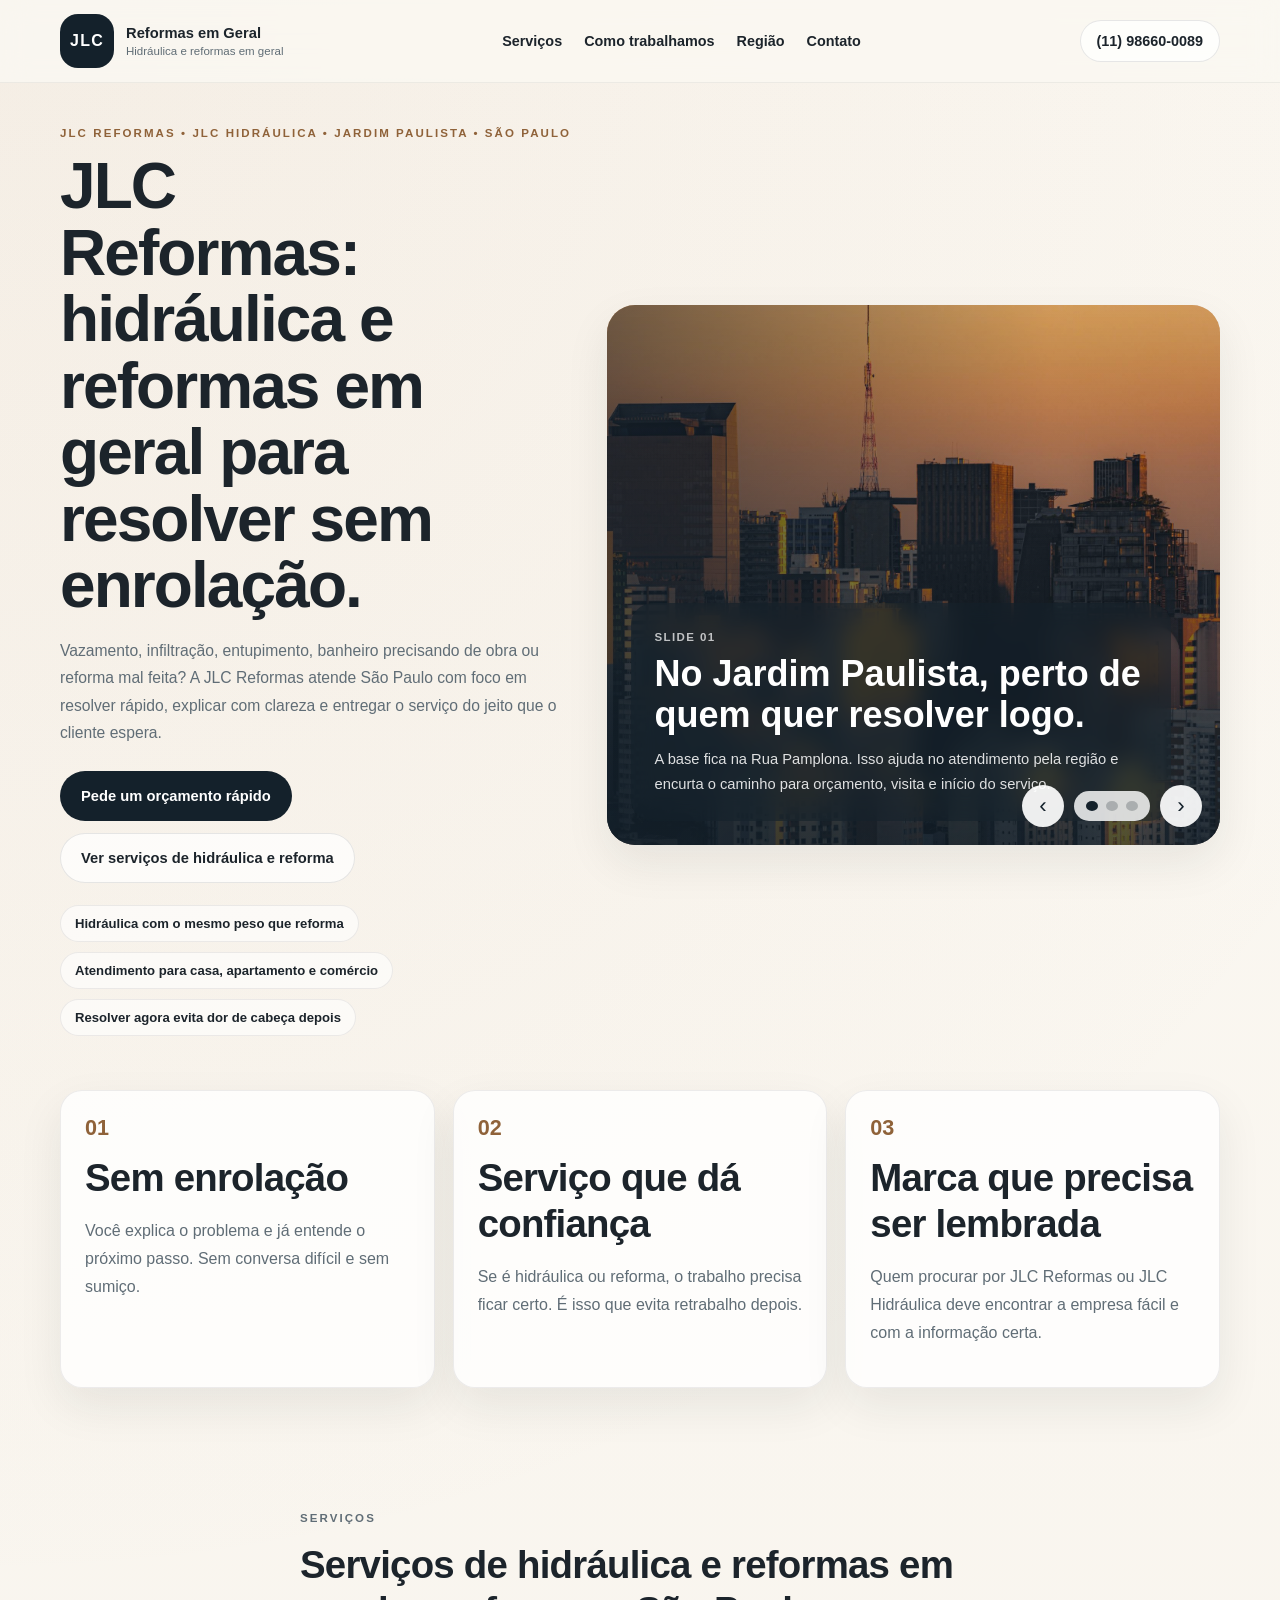
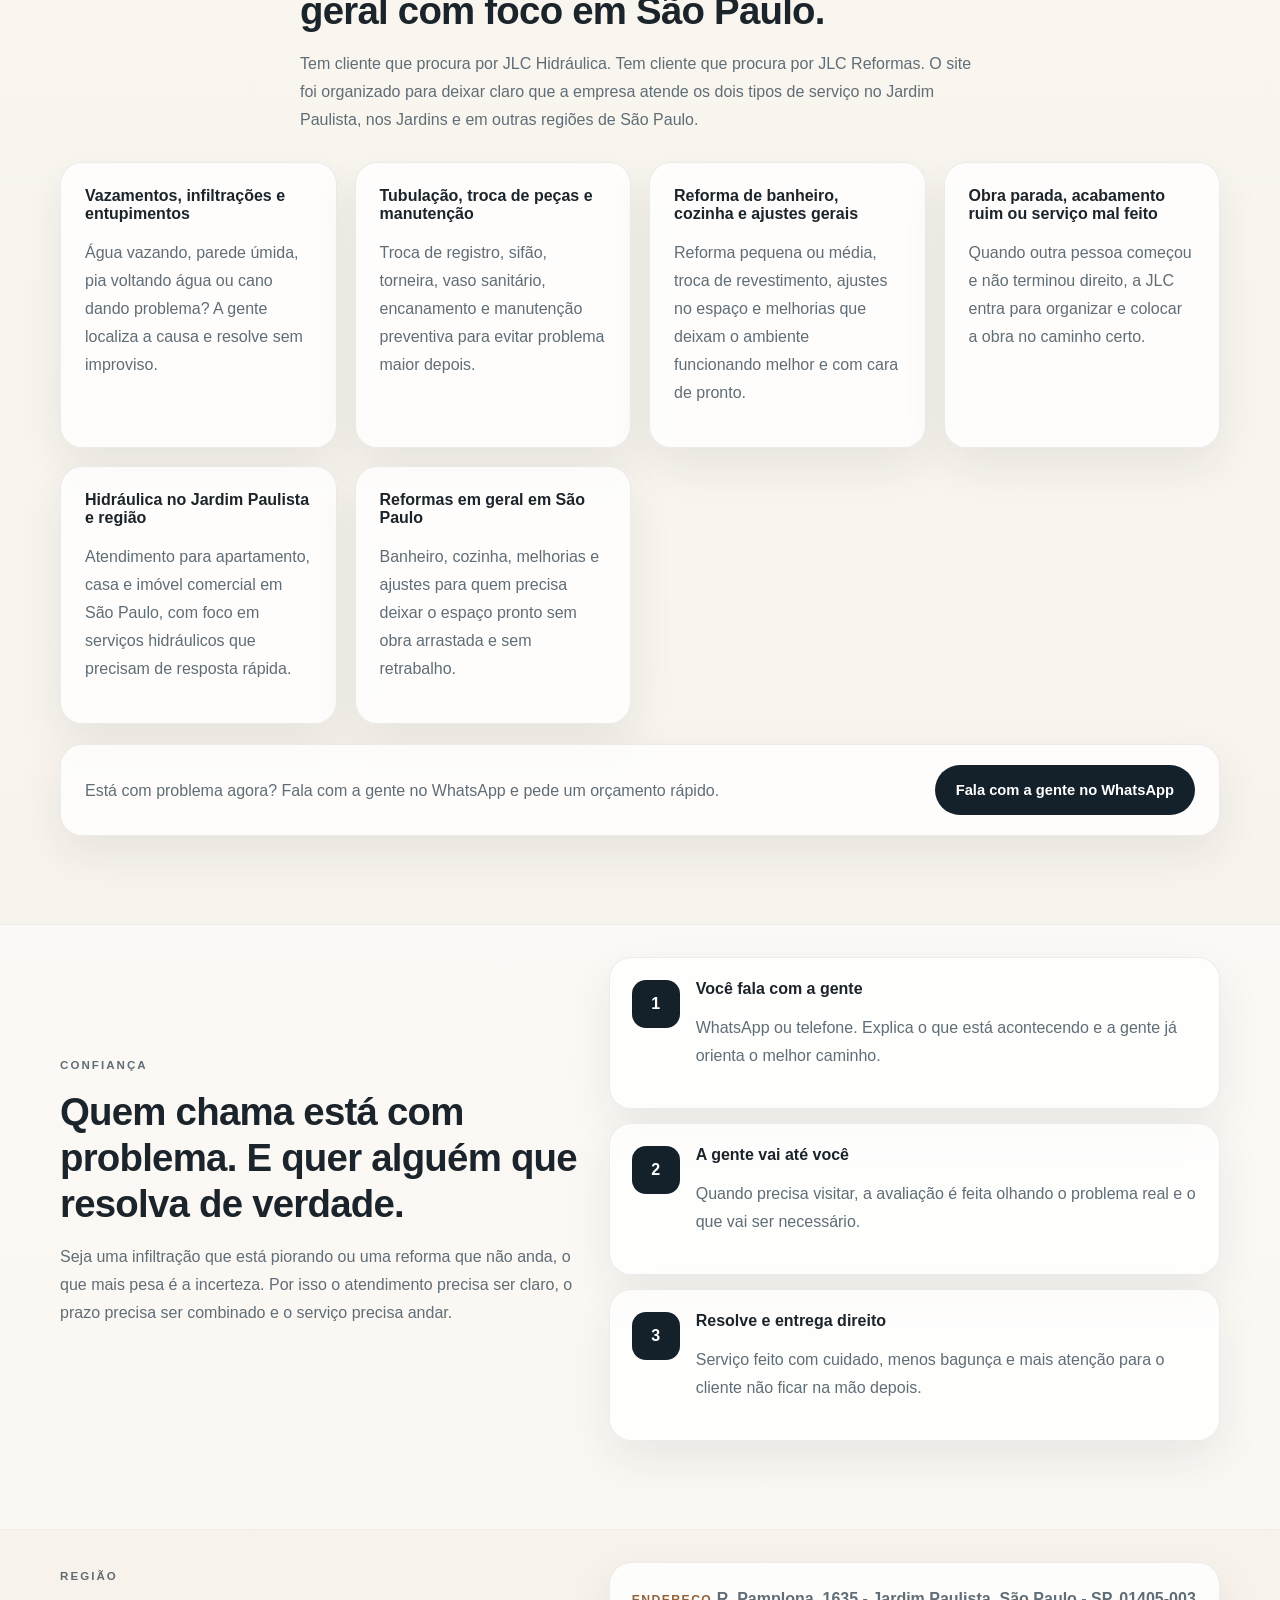
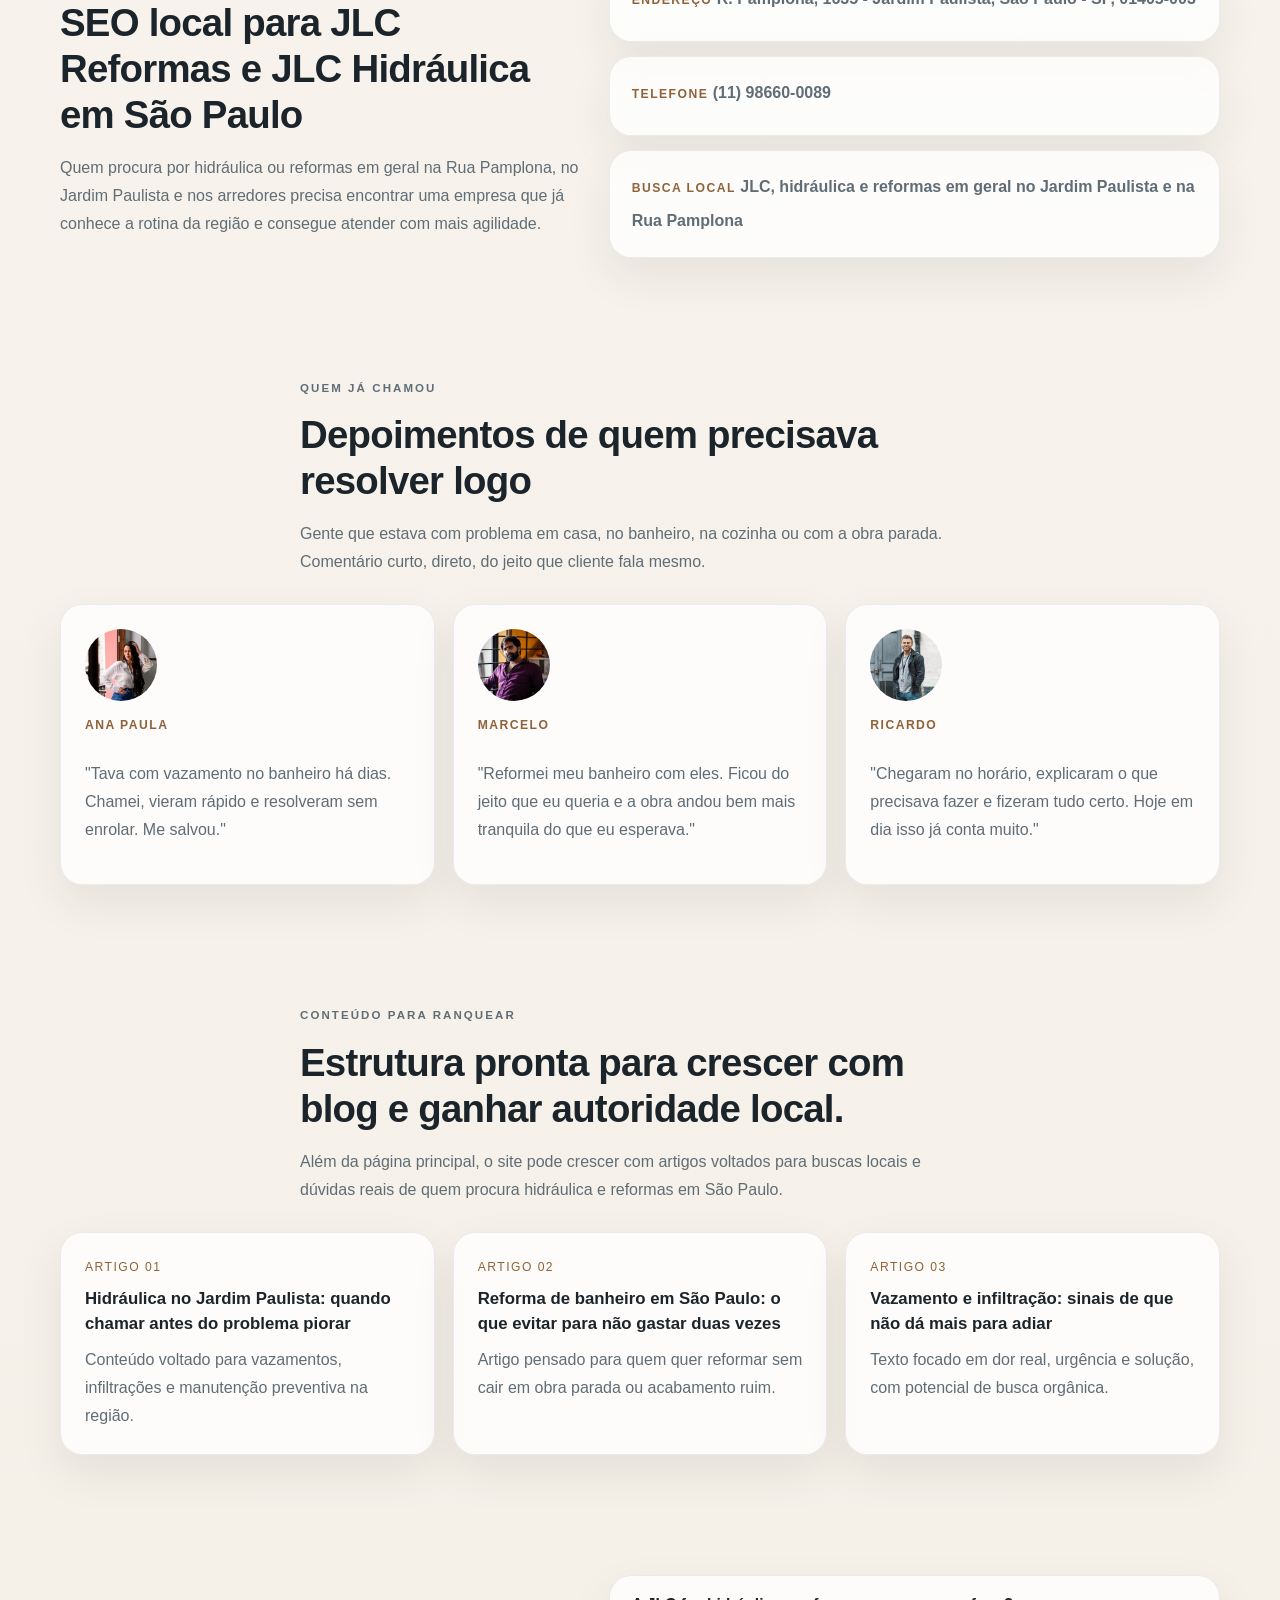
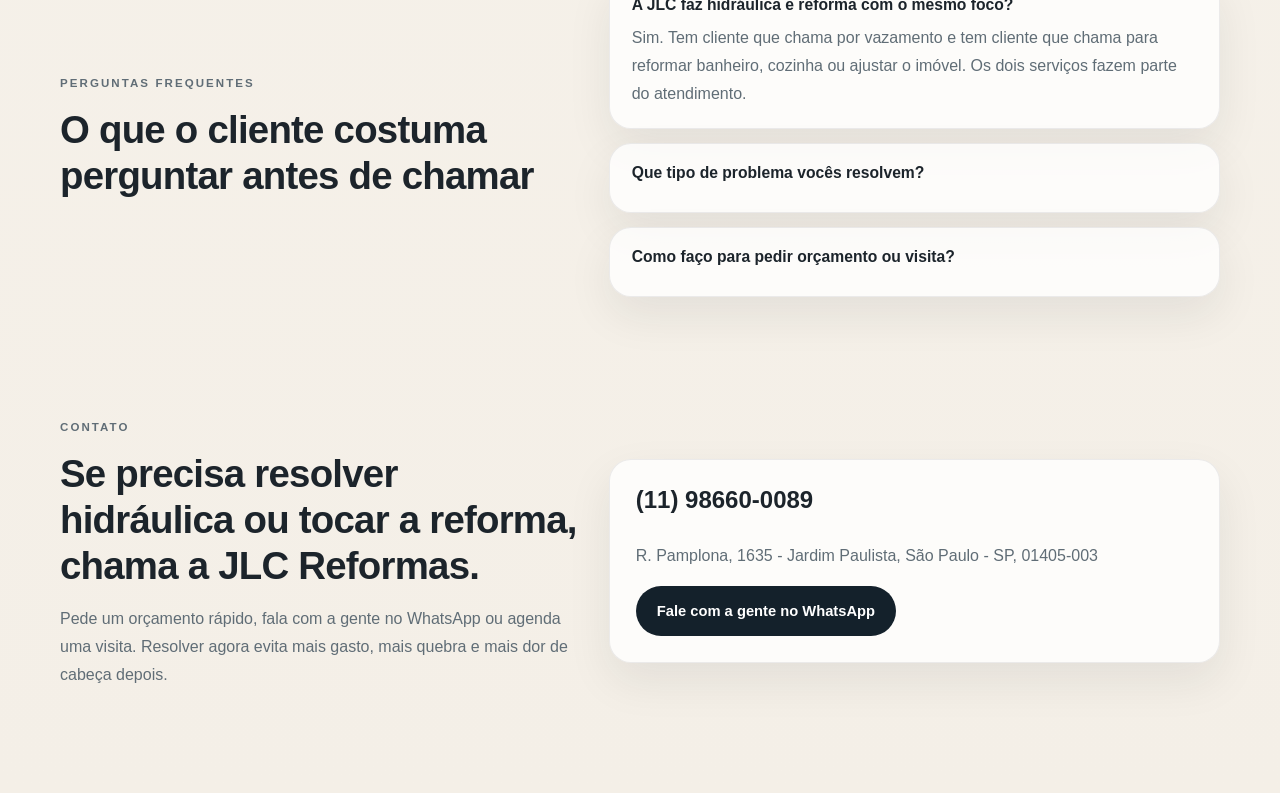
<file: index.html>
<!DOCTYPE html>
<html lang="pt-BR">
  <head>
    <meta charset="UTF-8" />
    <meta name="viewport" content="width=device-width, initial-scale=1.0" />
    <title>JLC Reformas em Geral | Hidráulica e Reformas em Geral no Jardim Paulista</title>
    <meta
      name="description"
      content="JLC Reformas em Geral no Jardim Paulista, São Paulo. Hidráulica e reformas em geral com atendimento direto, serviço bem feito e orçamento rápido no WhatsApp."
    />
    <meta
      name="keywords"
      content="JLC Reformas em Geral, hidráulica Jardim Paulista, reformas em geral Jardins, vazamento São Paulo, reforma banheiro Jardim Paulista"
    />
    <meta name="author" content="JLC Reformas em Geral" />
    <meta name="robots" content="index, follow" />
    <meta
      name="googlebot"
      content="index,follow,max-snippet:-1,max-image-preview:large,max-video-preview:-1"
    />
    <meta property="og:type" content="website" />
    <meta property="og:locale" content="pt_BR" />
    <meta property="og:site_name" content="JLC Reformas em Geral" />
    <meta
      property="og:title"
      content="JLC Reformas em Geral | Hidráulica e reformas em geral em São Paulo"
    />
    <meta
      property="og:description"
      content="Hidráulica e reformas em geral no Jardim Paulista, com atendimento direto e rápido."
    />
    <meta property="og:url" content="https://jlcreformasemgeral.site/" />
    <meta
      property="og:image"
      content="https://jlcreformasemgeral.site/assets/og-cover.svg"
    />
    <meta property="og:image:alt" content="JLC Reformas em Geral em São Paulo" />
    <meta name="twitter:card" content="summary_large_image" />
    <meta
      name="twitter:title"
      content="JLC Reformas em Geral | JLC Reformas e JLC Hidráulica em São Paulo"
    />
    <meta
      name="twitter:description"
      content="Empresa do Jardim Paulista focada em hidráulica e reformas em geral com atendimento rápido em São Paulo."
    />
    <meta
      name="twitter:image"
      content="https://jlcreformasemgeral.site/assets/og-cover.svg"
    />
    <meta name="theme-color" content="#f4efe7" />
    <meta name="referrer" content="strict-origin-when-cross-origin" />
    <meta http-equiv="X-Content-Type-Options" content="nosniff" />
    <meta
      http-equiv="Content-Security-Policy"
      content="default-src 'self'; base-uri 'self'; object-src 'none'; script-src 'self' 'unsafe-inline'; style-src 'self' 'unsafe-inline' https://fonts.googleapis.com; font-src 'self' https://fonts.gstatic.com; img-src 'self' data:; connect-src 'self'; upgrade-insecure-requests"
    />
    <meta
      http-equiv="Permissions-Policy"
      content="accelerometer=(), autoplay=(), camera=(), geolocation=(), gyroscope=(), magnetometer=(), microphone=(), payment=(), usb=()"
    />
    <link rel="canonical" href="https://jlcreformasemgeral.site/" />
    <link rel="preconnect" href="https://fonts.googleapis.com" />
    <link rel="preconnect" href="https://fonts.gstatic.com" crossorigin />
    <link
      href="https://fonts.googleapis.com/css2?family=Montserrat:wght@400;500;600;700;800&display=swap"
      rel="stylesheet"
    />
    <link rel="stylesheet" href="styles.css" />
    <script type="application/ld+json">
      [
        {
          "@context": "https://schema.org",
          "@type": ["LocalBusiness", "Plumber", "GeneralContractor"],
          "@id": "https://jlcreformasemgeral.site/#localbusiness",
          "name": "JLC Reformas em Geral",
          "url": "https://jlcreformasemgeral.site/",
          "image": [
            "https://jlcreformasemgeral.site/assets/hero-paulista.jpg",
            "https://jlcreformasemgeral.site/assets/hero-obra.jpg",
            "https://jlcreformasemgeral.site/assets/hero-resultado.jpg"
          ],
          "telephone": "+55-11-98660-0089",
          "priceRange": "$$",
          "address": {
            "@type": "PostalAddress",
            "streetAddress": "R. Pamplona, 1635 - Jardim Paulista",
            "addressLocality": "São Paulo",
            "addressRegion": "SP",
            "postalCode": "01405-003",
            "addressCountry": "BR"
          },
          "areaServed": [
            "Jardim Paulista",
            "Jardins",
            "São Paulo",
            "SP"
          ],
          "description": "JLC Reformas em Geral atende São Paulo com foco em hidráulica, vazamentos, infiltrações, entupimentos e reformas em geral.",
          "hasOfferCatalog": {
            "@type": "OfferCatalog",
            "name": "Serviços JLC Reformas",
            "itemListElement": [
              {
                "@type": "Offer",
                "itemOffered": {
                  "@type": "Service",
                  "name": "Hidráulica residencial e comercial"
                }
              },
              {
                "@type": "Offer",
                "itemOffered": {
                  "@type": "Service",
                  "name": "Vazamentos, infiltrações e entupimentos"
                }
              },
              {
                "@type": "Offer",
                "itemOffered": {
                  "@type": "Service",
                  "name": "Reformas de banheiro, cozinha e ajustes gerais"
                }
              }
            ]
          }
        },
        {
          "@context": "https://schema.org",
          "@type": "FAQPage",
          "@id": "https://jlcreformasemgeral.site/#faq",
          "mainEntity": [
            {
              "@type": "Question",
              "name": "A JLC faz hidráulica e reforma com o mesmo foco?",
              "acceptedAnswer": {
                "@type": "Answer",
                "text": "Sim. A empresa atende tanto serviços de hidráulica quanto reformas em geral em São Paulo."
              }
            },
            {
              "@type": "Question",
              "name": "Que tipo de problema vocês resolvem?",
              "acceptedAnswer": {
                "@type": "Answer",
                "text": "A JLC atende vazamentos, infiltrações, entupimentos, troca de tubulação, reforma de banheiro, cozinha e ajustes gerais."
              }
            },
            {
              "@type": "Question",
              "name": "Como pedir orçamento ou visita?",
              "acceptedAnswer": {
                "@type": "Answer",
                "text": "O jeito mais rápido é falar no WhatsApp ou ligar para (11) 98660-0089."
              }
            }
          ]
        }
      ]
    </script>
  </head>
  <body>
    <a class="skip-link" href="#conteudo">Pular para o conteúdo</a>
    <header class="site-header">
      <div class="container topbar">
        <a class="brand" href="#topo" aria-label="JLC Reformas em Geral">
          <span class="brand-badge">JLC</span>
          <span class="brand-text">
            <strong>Reformas em Geral</strong>
            <small>Hidráulica e reformas em geral</small>
          </span>
        </a>

        <nav class="nav" aria-label="Principal">
          <a href="#servicos">Serviços</a>
          <a href="#como-trabalhamos">Como trabalhamos</a>
          <a href="#regiao">Região</a>
          <a href="#contato">Contato</a>
        </nav>

        <a class="header-cta" href="tel:+5511986600089">(11) 98660-0089</a>
      </div>
    </header>

    <main id="topo">
      <section class="hero">
        <div class="container hero-shell">
          <div class="hero-copy" data-reveal>
            <p class="eyebrow">JLC Reformas • JLC Hidráulica • Jardim Paulista • São Paulo</p>
            <h1>JLC Reformas: hidráulica e reformas em geral para resolver sem enrolação.</h1>
            <p class="hero-lead">
              Vazamento, infiltração, entupimento, banheiro precisando de obra ou reforma mal feita?
              A JLC Reformas atende São Paulo com foco em resolver rápido, explicar com clareza e
              entregar o serviço do jeito que o cliente espera.
            </p>

            <div class="hero-actions">
              <a
                class="button button-primary"
                href="https://wa.me/5511986600089?text=Ol%C3%A1%2C%20quero%20um%20or%C3%A7amento%20com%20a%20JLC%20Reformas%20em%20Geral."
                target="_blank"
                rel="noopener noreferrer"
              >
                Pede um orçamento rápido
              </a>
              <a class="button button-secondary" href="#servicos">Ver serviços de hidráulica e reforma</a>
            </div>

            <ul class="hero-points">
              <li>Hidráulica com o mesmo peso que reforma</li>
              <li>Atendimento para casa, apartamento e comércio</li>
              <li>Resolver agora evita dor de cabeça depois</li>
            </ul>
          </div>

          <div class="hero-slider" aria-label="Carrossel principal">
            <div class="slides">
              <article class="slide is-active" data-slide>
                <img
                  src="assets/hero-paulista.jpg"
                  alt="Vista da região da Avenida Paulista em São Paulo"
                  width="1600"
                  height="900"
                  fetchpriority="high"
                  decoding="async"
                  referrerpolicy="no-referrer"
                />
                <div class="slide-overlay"></div>
                <div class="slide-content">
                  <span class="slide-tag">Slide 01</span>
                  <h2>No Jardim Paulista, perto de quem quer resolver logo.</h2>
                  <p>
                    A base fica na Rua Pamplona. Isso ajuda no atendimento pela região e encurta o
                    caminho para orçamento, visita e início do serviço.
                  </p>
                </div>
              </article>

              <article class="slide" data-slide>
                <img
                  src="assets/hero-obra.jpg"
                  alt="Profissional trabalhando em uma reforma interna"
                  width="1600"
                  height="900"
                  loading="lazy"
                  decoding="async"
                  referrerpolicy="no-referrer"
                />
                <div class="slide-overlay"></div>
                <div class="slide-content">
                  <span class="slide-tag">Slide 02</span>
                  <h2>Vazamento e infiltração não esperam.</h2>
                  <p>
                    Quando a água começa a dar prejuízo, cada hora pesa. A ideia é agir rápido e
                    fazer o serviço direito, sem remendo mal feito.
                  </p>
                </div>
              </article>

              <article class="slide" data-slide>
                <img
                  src="assets/hero-resultado.jpg"
                  alt="Ambiente pronto após reforma com acabamento limpo"
                  width="1600"
                  height="900"
                  loading="lazy"
                  decoding="async"
                  referrerpolicy="no-referrer"
                />
                <div class="slide-overlay"></div>
                <div class="slide-content">
                  <span class="slide-tag">Slide 03</span>
                  <h2>Se a obra precisa andar, a reforma também entra forte.</h2>
                  <p>
                    Banheiro, cozinha, ajustes no imóvel e melhorias gerais podem ser resolvidos com
                    a mesma equipe. Você chama uma vez e já encaminha tudo.
                  </p>
                </div>
              </article>
            </div>

            <div class="slider-controls">
              <button class="slider-button" type="button" data-action="prev" aria-label="Slide anterior">
                ‹
              </button>
              <div class="slider-dots" aria-label="Indicadores do carrossel">
                <button class="dot is-active" type="button" data-dot="0" aria-label="Ir para slide 1"></button>
                <button class="dot" type="button" data-dot="1" aria-label="Ir para slide 2"></button>
                <button class="dot" type="button" data-dot="2" aria-label="Ir para slide 3"></button>
              </div>
              <button class="slider-button" type="button" data-action="next" aria-label="Próximo slide">
                ›
              </button>
            </div>
          </div>
        </div>
      </section>

      <section class="highlights" id="conteudo">
        <div class="container highlights-grid">
          <article class="highlight-card" data-reveal>
            <span>01</span>
            <h2>Sem enrolação</h2>
            <p>Você explica o problema e já entende o próximo passo. Sem conversa difícil e sem sumiço.</p>
          </article>
          <article class="highlight-card" data-reveal>
            <span>02</span>
            <h2>Serviço que dá confiança</h2>
            <p>Se é hidráulica ou reforma, o trabalho precisa ficar certo. É isso que evita retrabalho depois.</p>
          </article>
          <article class="highlight-card" data-reveal>
            <span>03</span>
            <h2>Marca que precisa ser lembrada</h2>
            <p>Quem procurar por JLC Reformas ou JLC Hidráulica deve encontrar a empresa fácil e com a informação certa.</p>
          </article>
        </div>
      </section>

      <section class="section" id="servicos">
        <div class="container section-head" data-reveal>
          <p class="eyebrow">Serviços</p>
          <h2>Serviços de hidráulica e reformas em geral com foco em São Paulo.</h2>
          <p>
            Tem cliente que procura por JLC Hidráulica. Tem cliente que procura por JLC Reformas.
            O site foi organizado para deixar claro que a empresa atende os dois tipos de serviço no
            Jardim Paulista, nos Jardins e em outras regiões de São Paulo.
          </p>
        </div>

        <div class="container services-grid">
          <article class="service-card" data-reveal>
            <h3>Vazamentos, infiltrações e entupimentos</h3>
            <p>
              Água vazando, parede úmida, pia voltando água ou cano dando problema? A gente localiza
              a causa e resolve sem improviso.
            </p>
          </article>
          <article class="service-card" data-reveal>
            <h3>Tubulação, troca de peças e manutenção</h3>
            <p>
              Troca de registro, sifão, torneira, vaso sanitário, encanamento e manutenção
              preventiva para evitar problema maior depois.
            </p>
          </article>
          <article class="service-card" data-reveal>
            <h3>Reforma de banheiro, cozinha e ajustes gerais</h3>
            <p>
              Reforma pequena ou média, troca de revestimento, ajustes no espaço e melhorias que
              deixam o ambiente funcionando melhor e com cara de pronto.
            </p>
          </article>
          <article class="service-card" data-reveal>
            <h3>Obra parada, acabamento ruim ou serviço mal feito</h3>
            <p>
              Quando outra pessoa começou e não terminou direito, a JLC entra para organizar e
              colocar a obra no caminho certo.
            </p>
          </article>
          <article class="service-card" data-reveal>
            <h3>Hidráulica no Jardim Paulista e região</h3>
            <p>
              Atendimento para apartamento, casa e imóvel comercial em São Paulo, com foco em
              serviços hidráulicos que precisam de resposta rápida.
            </p>
          </article>
          <article class="service-card" data-reveal>
            <h3>Reformas em geral em São Paulo</h3>
            <p>
              Banheiro, cozinha, melhorias e ajustes para quem precisa deixar o espaço pronto sem
              obra arrastada e sem retrabalho.
            </p>
          </article>
        </div>
        <div class="container inline-cta" data-reveal>
          <p>Está com problema agora? Fala com a gente no WhatsApp e pede um orçamento rápido.</p>
          <a
            class="button button-primary"
            href="https://wa.me/5511986600089?text=Ol%C3%A1%2C%20preciso%20de%20um%20or%C3%A7amento%20de%20hidr%C3%A1ulica%20ou%20reforma%20com%20a%20JLC."
            target="_blank"
            rel="noopener noreferrer"
          >
            Fala com a gente no WhatsApp
          </a>
        </div>
      </section>

      <section class="section section-soft" id="como-trabalhamos">
        <div class="container process-layout">
          <div class="process-copy" data-reveal>
            <p class="eyebrow">Confiança</p>
            <h2>Quem chama está com problema. E quer alguém que resolva de verdade.</h2>
            <p>
              Seja uma infiltração que está piorando ou uma reforma que não anda, o que mais pesa é
              a incerteza. Por isso o atendimento precisa ser claro, o prazo precisa ser combinado e
              o serviço precisa andar.
            </p>
          </div>

          <div class="process-steps">
            <article class="step-card" data-reveal>
              <strong>1</strong>
              <div>
                <h3>Você fala com a gente</h3>
                <p>WhatsApp ou telefone. Explica o que está acontecendo e a gente já orienta o melhor caminho.</p>
              </div>
            </article>
            <article class="step-card" data-reveal>
              <strong>2</strong>
              <div>
                <h3>A gente vai até você</h3>
                <p>Quando precisa visitar, a avaliação é feita olhando o problema real e o que vai ser necessário.</p>
              </div>
            </article>
            <article class="step-card" data-reveal>
              <strong>3</strong>
              <div>
                <h3>Resolve e entrega direito</h3>
                <p>Serviço feito com cuidado, menos bagunça e mais atenção para o cliente não ficar na mão depois.</p>
              </div>
            </article>
          </div>
        </div>
      </section>

      <section class="section" id="regiao">
        <div class="container local-layout">
          <div class="section-head section-head-left" data-reveal>
            <p class="eyebrow">Região</p>
            <h2>SEO local para JLC Reformas e JLC Hidráulica em São Paulo</h2>
            <p>
              Quem procura por hidráulica ou reformas em geral na Rua Pamplona, no Jardim Paulista e
              nos arredores precisa encontrar uma empresa que já conhece a rotina da região e
              consegue atender com mais agilidade.
            </p>
          </div>

          <div class="local-cards">
            <article class="local-card" data-reveal>
              <span>Endereço</span>
              <strong>R. Pamplona, 1635 - Jardim Paulista, São Paulo - SP, 01405-003</strong>
            </article>
            <article class="local-card" data-reveal>
              <span>Telefone</span>
              <strong><a href="tel:+5511986600089">(11) 98660-0089</a></strong>
            </article>
            <article class="local-card" data-reveal>
              <span>Busca local</span>
              <strong>JLC, hidráulica e reformas em geral no Jardim Paulista e na Rua Pamplona</strong>
            </article>
          </div>
        </div>
      </section>

      <section class="section reviews">
        <div class="container section-head" data-reveal>
          <p class="eyebrow">Quem já chamou</p>
          <h2>Depoimentos de quem precisava resolver logo</h2>
          <p>
            Gente que estava com problema em casa, no banheiro, na cozinha ou com a obra parada.
            Comentário curto, direto, do jeito que cliente fala mesmo.
          </p>
        </div>

        <div class="container review-grid">
          <article class="review-card" data-reveal>
            <img
              src="assets/cliente-ana.jpg"
              alt="Foto de cliente Ana Paula"
              width="88"
              height="88"
              loading="lazy"
              decoding="async"
              referrerpolicy="no-referrer"
            />
            <span>Ana Paula</span>
            <p>"Tava com vazamento no banheiro há dias. Chamei, vieram rápido e resolveram sem enrolar. Me salvou."</p>
          </article>
          <article class="review-card" data-reveal>
            <img
              src="assets/cliente-marcelo.jpg"
              alt="Foto de cliente Marcelo"
              width="88"
              height="88"
              loading="lazy"
              decoding="async"
              referrerpolicy="no-referrer"
            />
            <span>Marcelo</span>
            <p>"Reformei meu banheiro com eles. Ficou do jeito que eu queria e a obra andou bem mais tranquila do que eu esperava."</p>
          </article>
          <article class="review-card" data-reveal>
            <img
              src="assets/cliente-ricardo.jpg"
              alt="Foto de cliente Ricardo"
              width="88"
              height="88"
              loading="lazy"
              decoding="async"
              referrerpolicy="no-referrer"
            />
            <span>Ricardo</span>
            <p>"Chegaram no horário, explicaram o que precisava fazer e fizeram tudo certo. Hoje em dia isso já conta muito."</p>
          </article>
        </div>
      </section>

      <section class="section blog-section">
        <div class="container section-head" data-reveal>
          <p class="eyebrow">Conteúdo para ranquear</p>
          <h2>Estrutura pronta para crescer com blog e ganhar autoridade local.</h2>
          <p>
            Além da página principal, o site pode crescer com artigos voltados para buscas locais e
            dúvidas reais de quem procura hidráulica e reformas em São Paulo.
          </p>
        </div>

        <div class="container blog-grid">
          <article class="blog-card" data-reveal>
            <span>Artigo 01</span>
            <h3><a href="blog/hidraulica-no-jardim-paulista/">Hidráulica no Jardim Paulista: quando chamar antes do problema piorar</a></h3>
            <p>Conteúdo voltado para vazamentos, infiltrações e manutenção preventiva na região.</p>
          </article>
          <article class="blog-card" data-reveal>
            <span>Artigo 02</span>
            <h3><a href="blog/reforma-de-banheiro-sao-paulo/">Reforma de banheiro em São Paulo: o que evitar para não gastar duas vezes</a></h3>
            <p>Artigo pensado para quem quer reformar sem cair em obra parada ou acabamento ruim.</p>
          </article>
          <article class="blog-card" data-reveal>
            <span>Artigo 03</span>
            <h3><a href="blog/vazamento-e-infiltracao/">Vazamento e infiltração: sinais de que não dá mais para adiar</a></h3>
            <p>Texto focado em dor real, urgência e solução, com potencial de busca orgânica.</p>
          </article>
        </div>
      </section>

      <section class="section faq-section">
        <div class="container faq-layout">
          <div class="section-head section-head-left" data-reveal>
            <p class="eyebrow">Perguntas frequentes</p>
            <h2>O que o cliente costuma perguntar antes de chamar</h2>
          </div>

          <div class="faq-list">
            <details open data-reveal>
              <summary>A JLC faz hidráulica e reforma com o mesmo foco?</summary>
              <p>
                Sim. Tem cliente que chama por vazamento e tem cliente que chama para reformar
                banheiro, cozinha ou ajustar o imóvel. Os dois serviços fazem parte do atendimento.
              </p>
            </details>
            <details data-reveal>
              <summary>Que tipo de problema vocês resolvem?</summary>
              <p>
                Vazamento, infiltração, entupimento, troca de tubulação, reforma de banheiro,
                cozinha, ajustes gerais e situações em que a obra ficou mal feita ou parada.
              </p>
            </details>
            <details data-reveal>
              <summary>Como faço para pedir orçamento ou visita?</summary>
              <p>
                O jeito mais rápido é falar com a gente no WhatsApp ou ligar no número
                <a href="tel:+5511986600089">(11) 98660-0089</a>.
              </p>
            </details>
          </div>
        </div>
      </section>
    </main>

    <footer class="site-footer" id="contato">
      <div class="container footer-shell">
        <div class="footer-copy" data-reveal>
          <p class="eyebrow">Contato</p>
          <h2>Se precisa resolver hidráulica ou tocar a reforma, chama a JLC Reformas.</h2>
          <p>
            Pede um orçamento rápido, fala com a gente no WhatsApp ou agenda uma visita. Resolver
            agora evita mais gasto, mais quebra e mais dor de cabeça depois.
          </p>
        </div>

        <div class="footer-card" data-reveal>
          <a class="footer-phone" href="tel:+5511986600089">(11) 98660-0089</a>
          <p>R. Pamplona, 1635 - Jardim Paulista, São Paulo - SP, 01405-003</p>
          <a
            class="button button-primary"
            href="https://wa.me/5511986600089?text=Ol%C3%A1%2C%20quero%20um%20or%C3%A7amento%20com%20a%20JLC%20Reformas%20em%20Geral."
            target="_blank"
            rel="noopener noreferrer"
          >
            Fale com a gente no WhatsApp
          </a>
        </div>
      </div>
    </footer>

    <script src="script.min.js" defer></script>
  </body>
</html>
</file>
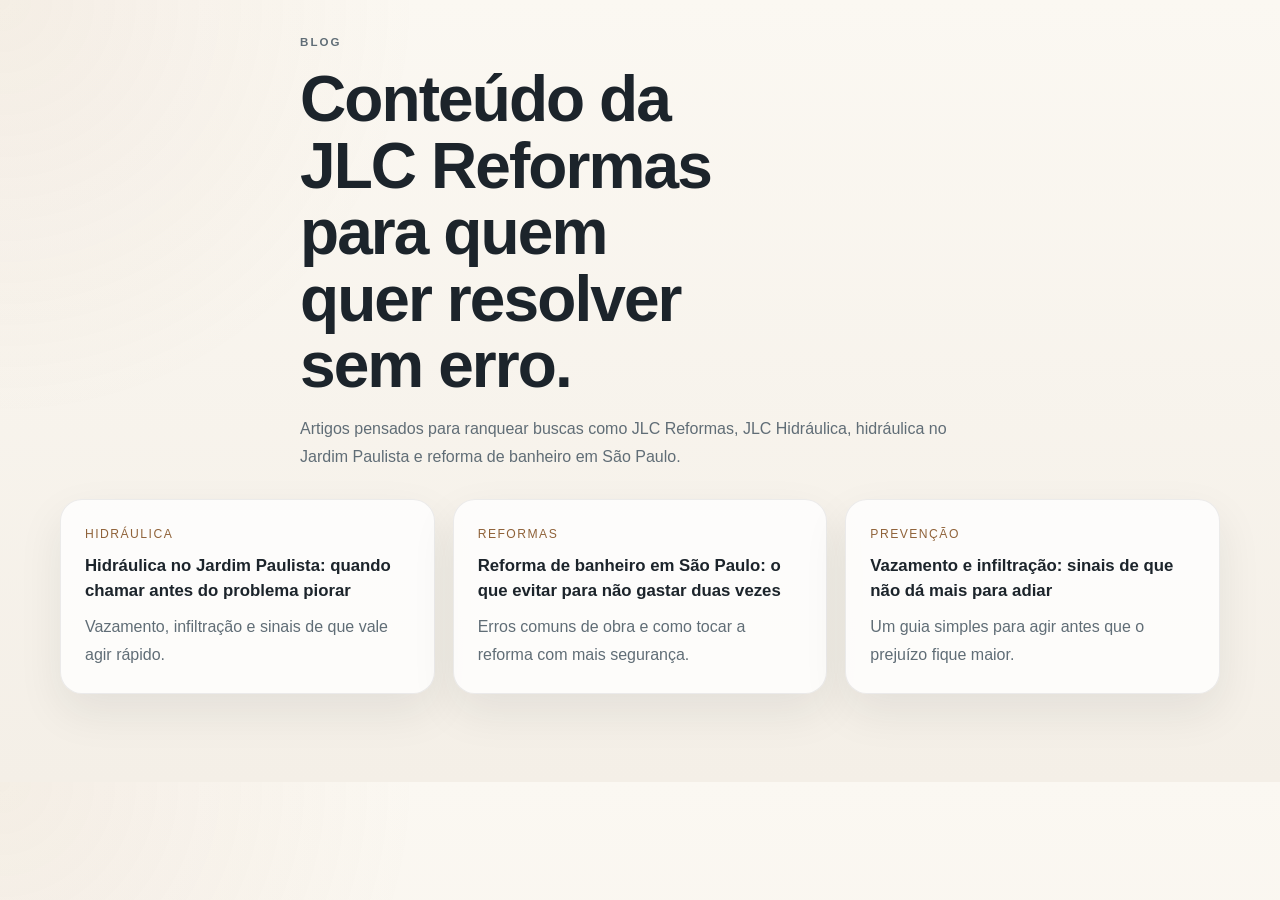
<file: blog/index.html>
<!DOCTYPE html>
<html lang="pt-BR">
  <head>
    <meta charset="UTF-8" />
    <meta name="viewport" content="width=device-width, initial-scale=1.0" />
    <title>Blog JLC Reformas | Hidráulica e Reformas em São Paulo</title>
    <meta
      name="description"
      content="Artigos da JLC Reformas sobre hidráulica, vazamentos, infiltrações, banheiro, cozinha e reformas em geral em São Paulo."
    />
    <meta name="robots" content="index, follow" />
    <meta property="og:type" content="website" />
    <meta property="og:title" content="Blog JLC Reformas | Hidráulica e Reformas em São Paulo" />
    <meta
      property="og:description"
      content="Conteúdo da JLC Reformas para ranquear buscas de hidráulica e reformas em São Paulo."
    />
    <meta property="og:url" content="https://jlcreformasemgeral.site/blog/" />
    <meta
      property="og:image"
      content="https://jlcreformasemgeral.site/assets/og-cover.svg"
    />
    <meta name="twitter:card" content="summary_large_image" />
    <link rel="canonical" href="https://jlcreformasemgeral.site/blog/" />
    <link rel="stylesheet" href="../styles.css" />
  </head>
  <body>
    <main class="section">
      <div class="container section-head">
        <p class="eyebrow">Blog</p>
        <h1>Conteúdo da JLC Reformas para quem quer resolver sem erro.</h1>
        <p>
          Artigos pensados para ranquear buscas como JLC Reformas, JLC Hidráulica, hidráulica no
          Jardim Paulista e reforma de banheiro em São Paulo.
        </p>
      </div>

      <div class="container blog-grid">
        <article class="blog-card">
          <span>Hidráulica</span>
          <h3>
            <a href="./hidraulica-no-jardim-paulista/">
              Hidráulica no Jardim Paulista: quando chamar antes do problema piorar
            </a>
          </h3>
          <p>Vazamento, infiltração e sinais de que vale agir rápido.</p>
        </article>
        <article class="blog-card">
          <span>Reformas</span>
          <h3>
            <a href="./reforma-de-banheiro-sao-paulo/">
              Reforma de banheiro em São Paulo: o que evitar para não gastar duas vezes
            </a>
          </h3>
          <p>Erros comuns de obra e como tocar a reforma com mais segurança.</p>
        </article>
        <article class="blog-card">
          <span>Prevenção</span>
          <h3>
            <a href="./vazamento-e-infiltracao/">
              Vazamento e infiltração: sinais de que não dá mais para adiar
            </a>
          </h3>
          <p>Um guia simples para agir antes que o prejuízo fique maior.</p>
        </article>
      </div>
    </main>
  </body>
</html>
</file>
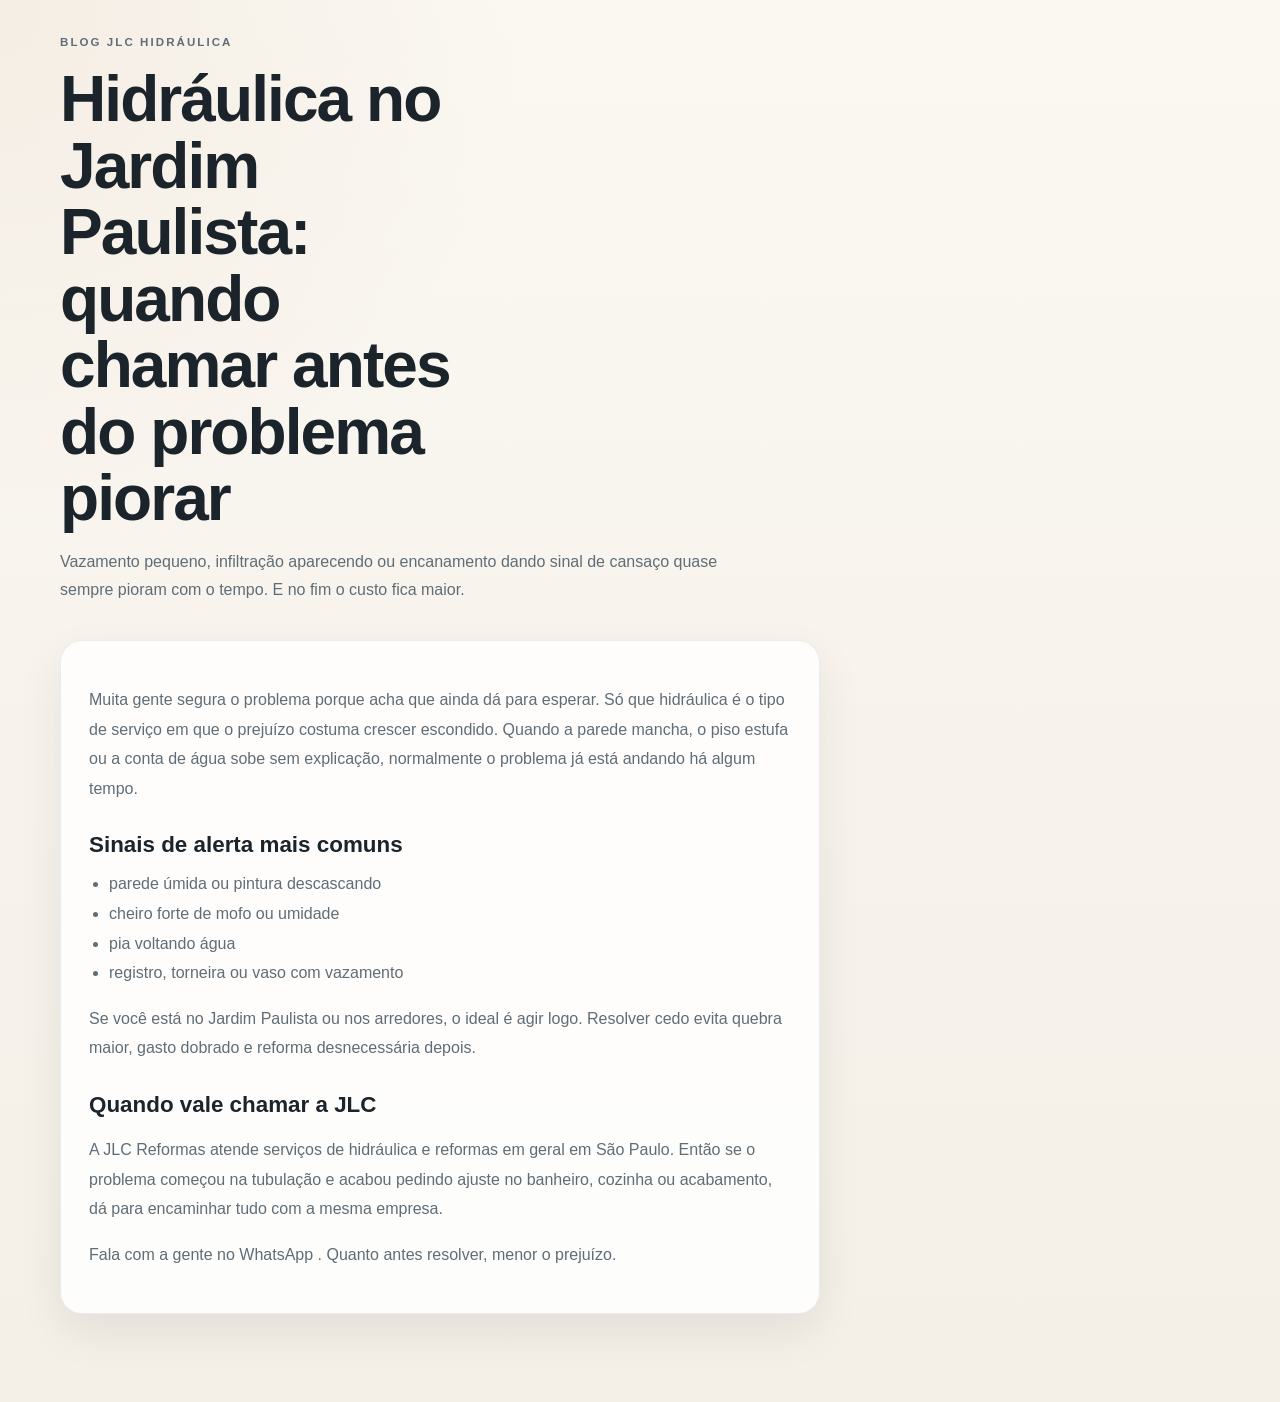
<file: blog/hidraulica-no-jardim-paulista/index.html>
<!DOCTYPE html>
<html lang="pt-BR">
  <head>
    <meta charset="UTF-8" />
    <meta name="viewport" content="width=device-width, initial-scale=1.0" />
    <title>Hidráulica no Jardim Paulista | Blog JLC Reformas</title>
    <meta
      name="description"
      content="Entenda quando chamar um serviço de hidráulica no Jardim Paulista antes que vazamento, infiltração ou entupimento virem prejuízo."
    />
    <meta name="robots" content="index, follow" />
    <meta property="og:type" content="article" />
    <meta property="og:title" content="Hidráulica no Jardim Paulista | Blog JLC Reformas" />
    <meta
      property="og:description"
      content="Guia local sobre vazamento, infiltração e manutenção hidráulica no Jardim Paulista."
    />
    <meta
      property="og:url"
      content="https://jlcreformasemgeral.site/blog/hidraulica-no-jardim-paulista/"
    />
    <meta
      property="og:image"
      content="https://jlcreformasemgeral.site/assets/og-cover.svg"
    />
    <meta name="twitter:card" content="summary_large_image" />
    <link
      rel="canonical"
      href="https://jlcreformasemgeral.site/blog/hidraulica-no-jardim-paulista/"
    />
    <link rel="stylesheet" href="../../styles.css" />
    <script type="application/ld+json">
      {
        "@context": "https://schema.org",
        "@type": "Article",
        "headline": "Hidráulica no Jardim Paulista: quando chamar antes do problema piorar",
        "description": "Guia da JLC Reformas sobre vazamento, infiltração e manutenção hidráulica no Jardim Paulista.",
        "author": {
          "@type": "Organization",
          "name": "JLC Reformas em Geral"
        },
        "publisher": {
          "@type": "Organization",
          "name": "JLC Reformas em Geral"
        },
        "mainEntityOfPage": "https://jlcreformasemgeral.site/blog/hidraulica-no-jardim-paulista/"
      }
    </script>
  </head>
  <body>
    <main class="section">
      <article class="container article-shell">
        <div class="section-head section-head-left">
          <p class="eyebrow">Blog JLC Hidráulica</p>
          <h1>Hidráulica no Jardim Paulista: quando chamar antes do problema piorar</h1>
          <p>
            Vazamento pequeno, infiltração aparecendo ou encanamento dando sinal de cansaço quase
            sempre pioram com o tempo. E no fim o custo fica maior.
          </p>
        </div>

        <div class="prose">
          <p>
            Muita gente segura o problema porque acha que ainda dá para esperar. Só que hidráulica é
            o tipo de serviço em que o prejuízo costuma crescer escondido. Quando a parede mancha, o
            piso estufa ou a conta de água sobe sem explicação, normalmente o problema já está
            andando há algum tempo.
          </p>
          <h2>Sinais de alerta mais comuns</h2>
          <ul class="mini-list">
            <li>parede úmida ou pintura descascando</li>
            <li>cheiro forte de mofo ou umidade</li>
            <li>pia voltando água</li>
            <li>registro, torneira ou vaso com vazamento</li>
          </ul>
          <p>
            Se você está no Jardim Paulista ou nos arredores, o ideal é agir logo. Resolver cedo
            evita quebra maior, gasto dobrado e reforma desnecessária depois.
          </p>
          <h2>Quando vale chamar a JLC</h2>
          <p>
            A JLC Reformas atende serviços de hidráulica e reformas em geral em São Paulo. Então se
            o problema começou na tubulação e acabou pedindo ajuste no banheiro, cozinha ou
            acabamento, dá para encaminhar tudo com a mesma empresa.
          </p>
          <p>
            <a href="https://wa.me/5511986600089" target="_blank" rel="noopener noreferrer">
              Fala com a gente no WhatsApp
            </a>
            . Quanto antes resolver, menor o prejuízo.
          </p>
        </div>
      </article>
    </main>
  </body>
</html>
</file>
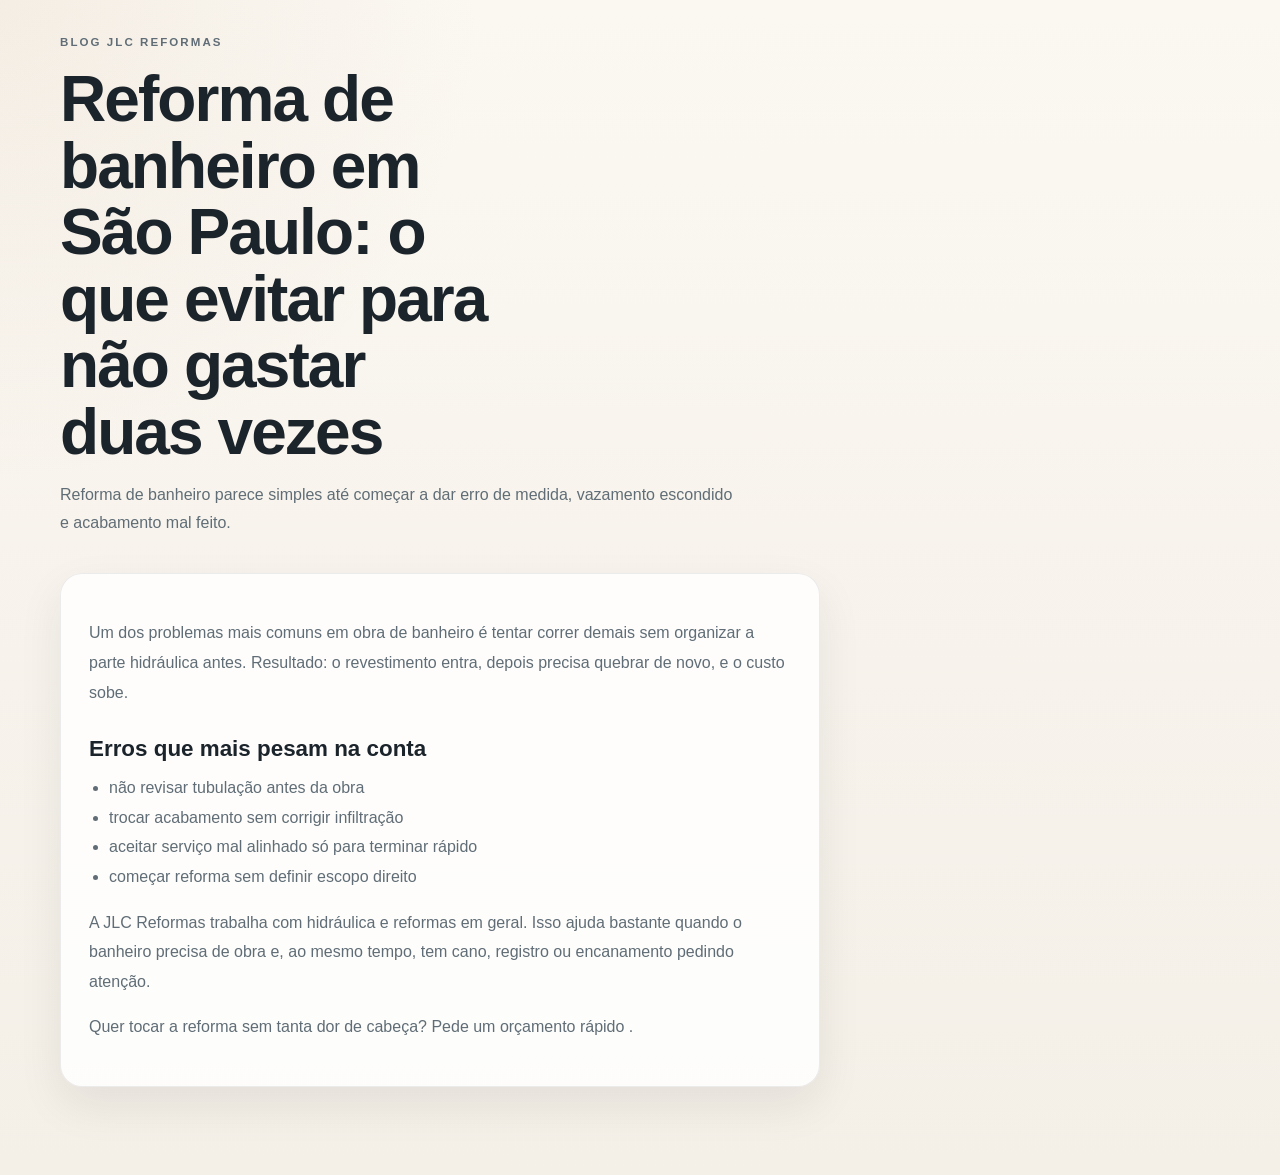
<file: blog/reforma-de-banheiro-sao-paulo/index.html>
<!DOCTYPE html>
<html lang="pt-BR">
  <head>
    <meta charset="UTF-8" />
    <meta name="viewport" content="width=device-width, initial-scale=1.0" />
    <title>Reforma de Banheiro em São Paulo | Blog JLC Reformas</title>
    <meta
      name="description"
      content="Veja o que evitar em uma reforma de banheiro em São Paulo para não cair em obra parada, retrabalho e gasto dobrado."
    />
    <meta name="robots" content="index, follow" />
    <meta property="og:type" content="article" />
    <meta property="og:title" content="Reforma de Banheiro em São Paulo | Blog JLC Reformas" />
    <meta
      property="og:description"
      content="Guia sobre reforma de banheiro em São Paulo com foco em obra sem retrabalho."
    />
    <meta
      property="og:url"
      content="https://jlcreformasemgeral.site/blog/reforma-de-banheiro-sao-paulo/"
    />
    <meta
      property="og:image"
      content="https://jlcreformasemgeral.site/assets/og-cover.svg"
    />
    <meta name="twitter:card" content="summary_large_image" />
    <link
      rel="canonical"
      href="https://jlcreformasemgeral.site/blog/reforma-de-banheiro-sao-paulo/"
    />
    <link rel="stylesheet" href="../../styles.css" />
  </head>
  <body>
    <main class="section">
      <article class="container article-shell">
        <div class="section-head section-head-left">
          <p class="eyebrow">Blog JLC Reformas</p>
          <h1>Reforma de banheiro em São Paulo: o que evitar para não gastar duas vezes</h1>
          <p>
            Reforma de banheiro parece simples até começar a dar erro de medida, vazamento escondido
            e acabamento mal feito.
          </p>
        </div>

        <div class="prose">
          <p>
            Um dos problemas mais comuns em obra de banheiro é tentar correr demais sem organizar a
            parte hidráulica antes. Resultado: o revestimento entra, depois precisa quebrar de novo,
            e o custo sobe.
          </p>
          <h2>Erros que mais pesam na conta</h2>
          <ul class="mini-list">
            <li>não revisar tubulação antes da obra</li>
            <li>trocar acabamento sem corrigir infiltração</li>
            <li>aceitar serviço mal alinhado só para terminar rápido</li>
            <li>começar reforma sem definir escopo direito</li>
          </ul>
          <p>
            A JLC Reformas trabalha com hidráulica e reformas em geral. Isso ajuda bastante quando o
            banheiro precisa de obra e, ao mesmo tempo, tem cano, registro ou encanamento pedindo
            atenção.
          </p>
          <p>
            Quer tocar a reforma sem tanta dor de cabeça?
            <a href="https://wa.me/5511986600089" target="_blank" rel="noopener noreferrer">
              Pede um orçamento rápido
            </a>
            .
          </p>
        </div>
      </article>
    </main>
  </body>
</html>
</file>
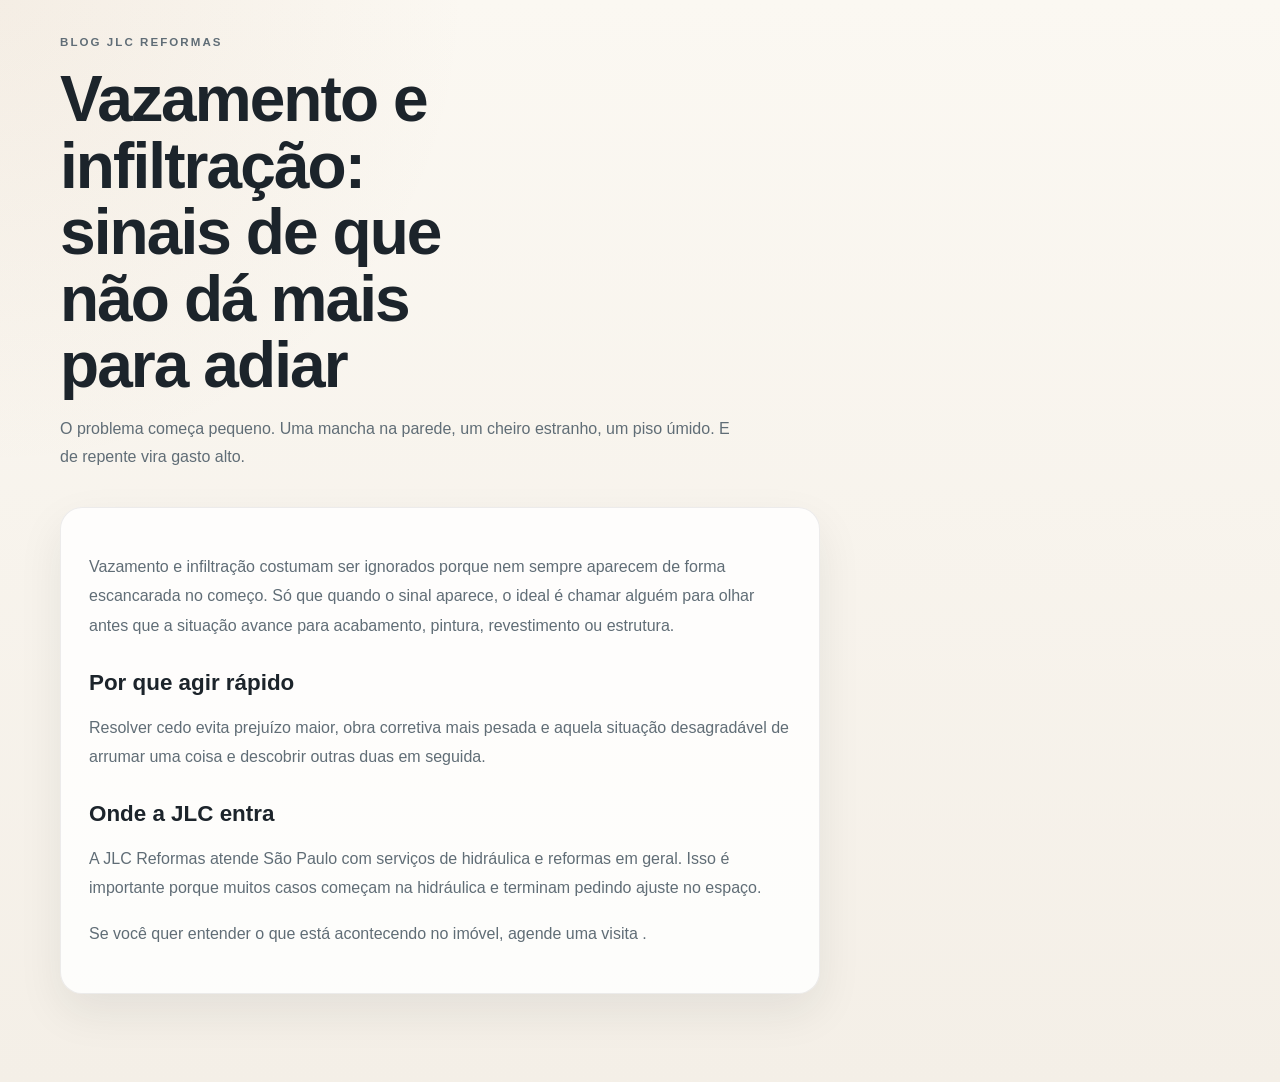
<file: blog/vazamento-e-infiltracao/index.html>
<!DOCTYPE html>
<html lang="pt-BR">
  <head>
    <meta charset="UTF-8" />
    <meta name="viewport" content="width=device-width, initial-scale=1.0" />
    <title>Vazamento e Infiltração | Blog JLC Reformas</title>
    <meta
      name="description"
      content="Entenda os sinais mais comuns de vazamento e infiltração e saiba quando agir para evitar prejuízo maior no imóvel."
    />
    <meta name="robots" content="index, follow" />
    <meta property="og:type" content="article" />
    <meta property="og:title" content="Vazamento e Infiltração | Blog JLC Reformas" />
    <meta
      property="og:description"
      content="Sinais de vazamento e infiltração e como agir antes do prejuízo aumentar."
    />
    <meta
      property="og:url"
      content="https://jlcreformasemgeral.site/blog/vazamento-e-infiltracao/"
    />
    <meta
      property="og:image"
      content="https://jlcreformasemgeral.site/assets/og-cover.svg"
    />
    <meta name="twitter:card" content="summary_large_image" />
    <link
      rel="canonical"
      href="https://jlcreformasemgeral.site/blog/vazamento-e-infiltracao/"
    />
    <link rel="stylesheet" href="../../styles.css" />
  </head>
  <body>
    <main class="section">
      <article class="container article-shell">
        <div class="section-head section-head-left">
          <p class="eyebrow">Blog JLC Reformas</p>
          <h1>Vazamento e infiltração: sinais de que não dá mais para adiar</h1>
          <p>
            O problema começa pequeno. Uma mancha na parede, um cheiro estranho, um piso úmido. E
            de repente vira gasto alto.
          </p>
        </div>

        <div class="prose">
          <p>
            Vazamento e infiltração costumam ser ignorados porque nem sempre aparecem de forma
            escancarada no começo. Só que quando o sinal aparece, o ideal é chamar alguém para olhar
            antes que a situação avance para acabamento, pintura, revestimento ou estrutura.
          </p>
          <h2>Por que agir rápido</h2>
          <p>
            Resolver cedo evita prejuízo maior, obra corretiva mais pesada e aquela situação
            desagradável de arrumar uma coisa e descobrir outras duas em seguida.
          </p>
          <h2>Onde a JLC entra</h2>
          <p>
            A JLC Reformas atende São Paulo com serviços de hidráulica e reformas em geral. Isso é
            importante porque muitos casos começam na hidráulica e terminam pedindo ajuste no espaço.
          </p>
          <p>
            Se você quer entender o que está acontecendo no imóvel,
            <a href="https://wa.me/5511986600089" target="_blank" rel="noopener noreferrer">
              agende uma visita
            </a>
            .
          </p>
        </div>
      </article>
    </main>
  </body>
</html>
</file>
<file: styles.css>
:root {
  --bg: #f4efe7;
  --bg-soft: #fbf8f2;
  --surface: #ffffff;
  --surface-strong: #14212b;
  --text: #1c242b;
  --muted: #606d76;
  --line: rgba(28, 36, 43, 0.1);
  --accent: #a97546;
  --accent-dark: #8f6239;
  --shadow: 0 18px 45px rgba(22, 34, 44, 0.08);
  --radius-xl: 28px;
  --radius-lg: 22px;
  --radius-md: 16px;
  --container: min(1160px, calc(100vw - 32px));
}

* {
  box-sizing: border-box;
}

html {
  scroll-behavior: smooth;
}

body {
  margin: 0;
  font-family: "Montserrat", sans-serif;
  color: var(--text);
  background:
    radial-gradient(circle at top left, rgba(169, 117, 70, 0.08), transparent 28%),
    linear-gradient(180deg, var(--bg-soft) 0%, var(--bg) 100%);
}

.skip-link {
  position: absolute;
  left: 16px;
  top: -48px;
  z-index: 50;
  padding: 10px 14px;
  border-radius: 12px;
  background: var(--surface-strong);
  color: #fff;
}

.skip-link:focus {
  top: 16px;
}

img {
  display: block;
  max-width: 100%;
}

a {
  color: inherit;
  text-decoration: none;
}

button,
a {
  -webkit-tap-highlight-color: transparent;
}

.container {
  width: var(--container);
  margin: 0 auto;
}

.site-header {
  position: sticky;
  top: 0;
  z-index: 20;
  backdrop-filter: blur(14px);
  background: rgba(251, 248, 242, 0.82);
  border-bottom: 1px solid rgba(28, 36, 43, 0.06);
}

.topbar {
  display: flex;
  align-items: center;
  justify-content: space-between;
  gap: 18px;
  min-height: 82px;
}

.brand {
  display: inline-flex;
  align-items: center;
  gap: 12px;
}

.brand-badge {
  display: inline-flex;
  align-items: center;
  justify-content: center;
  width: 54px;
  height: 54px;
  border-radius: 18px;
  background: var(--surface-strong);
  color: #fff;
  font-size: 1rem;
  font-weight: 800;
  letter-spacing: 0.08em;
}

.brand-text {
  display: grid;
  gap: 4px;
}

.brand-text strong {
  font-size: 0.92rem;
  font-weight: 700;
}

.brand-text small {
  color: var(--muted);
  font-size: 0.72rem;
  font-weight: 500;
}

.nav {
  display: flex;
  align-items: center;
  gap: 22px;
}

.nav a,
.header-cta {
  font-size: 0.9rem;
  font-weight: 600;
  transition: color 180ms ease, transform 180ms ease;
}

.nav a:hover,
.header-cta:hover {
  color: var(--accent-dark);
}

.header-cta {
  padding: 12px 16px;
  border: 1px solid var(--line);
  border-radius: 999px;
  background: rgba(255, 255, 255, 0.7);
}

.hero {
  padding: 32px 0 22px;
}

.hero-shell {
  display: grid;
  gap: 24px;
}

.hero-copy {
  max-width: 640px;
  padding-top: 12px;
}

.eyebrow {
  margin: 0 0 14px;
  color: var(--accent-dark);
  font-size: 0.72rem;
  font-weight: 700;
  letter-spacing: 0.18em;
  text-transform: uppercase;
}

h1,
h2,
h3 {
  margin: 0;
}

h1 {
  max-width: 12ch;
  font-size: clamp(2.25rem, 5vw, 4rem);
  line-height: 1.04;
  letter-spacing: -0.03em;
}

.hero-lead,
.section-head p,
.highlight-card p,
.service-card p,
.process-copy p,
.step-card p,
.local-card strong,
.review-card p,
.faq-list p,
.footer-copy p,
.footer-card p {
  color: var(--muted);
  line-height: 1.75;
}

.hero-lead {
  margin: 18px 0 24px;
  font-size: 0.98rem;
}

.hero-actions {
  display: flex;
  flex-wrap: wrap;
  gap: 12px;
}

.button,
.slider-button,
.dot,
.faq-list summary {
  transition:
    transform 180ms ease,
    background-color 180ms ease,
    border-color 180ms ease,
    color 180ms ease,
    opacity 180ms ease;
}

.button {
  display: inline-flex;
  align-items: center;
  justify-content: center;
  min-height: 50px;
  padding: 0 20px;
  border: 1px solid transparent;
  border-radius: 999px;
  font-size: 0.92rem;
  font-weight: 700;
}

.button:hover,
.slider-button:hover,
.dot:hover {
  transform: translateY(-2px);
}

.button-primary {
  background: var(--surface-strong);
  color: #fff;
}

.button-primary:hover {
  background: #0f1a22;
}

.button-secondary {
  border-color: var(--line);
  background: rgba(255, 255, 255, 0.72);
}

.button-secondary:hover {
  border-color: rgba(28, 36, 43, 0.2);
}

.hero-points {
  display: flex;
  flex-wrap: wrap;
  gap: 10px;
  margin: 22px 0 0;
  padding: 0;
  list-style: none;
}

.hero-points li {
  padding: 10px 14px;
  border: 1px solid rgba(28, 36, 43, 0.08);
  border-radius: 999px;
  background: rgba(255, 255, 255, 0.6);
  font-size: 0.82rem;
  font-weight: 600;
}

.hero-slider {
  position: relative;
  overflow: hidden;
  min-height: 540px;
  border-radius: var(--radius-xl);
  box-shadow: var(--shadow);
  background: #d6d0c8;
}

.slides {
  position: relative;
  min-height: 540px;
}

.slide {
  position: absolute;
  inset: 0;
  opacity: 0;
  pointer-events: none;
  transform: scale(1.02);
  transition: opacity 500ms ease, transform 500ms ease;
}

.slide.is-active {
  opacity: 1;
  pointer-events: auto;
  transform: scale(1);
}

.slide img {
  width: 100%;
  height: 100%;
  object-fit: cover;
}

.slide-overlay {
  position: absolute;
  inset: 0;
  background:
    linear-gradient(180deg, rgba(20, 33, 43, 0.12) 0%, rgba(20, 33, 43, 0.72) 100%),
    linear-gradient(90deg, rgba(20, 33, 43, 0.56) 0%, rgba(20, 33, 43, 0.08) 72%);
}

.slide-content {
  position: absolute;
  left: 24px;
  right: 24px;
  bottom: 24px;
  max-width: 540px;
  padding: 24px;
  border-radius: var(--radius-lg);
  background: rgba(20, 33, 43, 0.52);
  color: #fff;
  backdrop-filter: blur(12px);
}

.slide-tag {
  display: inline-flex;
  margin-bottom: 10px;
  font-size: 0.72rem;
  font-weight: 700;
  letter-spacing: 0.12em;
  text-transform: uppercase;
  color: rgba(255, 255, 255, 0.72);
}

.slide-content h2 {
  font-size: clamp(1.5rem, 3vw, 2.25rem);
  line-height: 1.15;
}

.slide-content p {
  margin: 12px 0 0;
  font-size: 0.92rem;
  line-height: 1.7;
  color: rgba(255, 255, 255, 0.86);
}

.slider-controls {
  position: absolute;
  right: 18px;
  bottom: 18px;
  display: flex;
  align-items: center;
  gap: 10px;
  z-index: 2;
}

.slider-button,
.dot {
  border: 0;
  cursor: pointer;
}

.slider-button {
  width: 42px;
  height: 42px;
  border-radius: 50%;
  background: rgba(255, 255, 255, 0.92);
  color: var(--surface-strong);
  font-size: 1.4rem;
  line-height: 1;
}

.slider-dots {
  display: flex;
  gap: 8px;
  padding: 10px 12px;
  border-radius: 999px;
  background: rgba(255, 255, 255, 0.82);
}

.dot {
  width: 10px;
  height: 10px;
  border-radius: 50%;
  background: rgba(20, 33, 43, 0.24);
}

.dot.is-active {
  background: var(--surface-strong);
}

.highlights,
.section,
.site-footer {
  padding: 32px 0 88px;
}

.highlights-grid,
.services-grid,
.review-grid {
  display: grid;
  gap: 18px;
}

.highlight-card,
.service-card,
.step-card,
.local-card,
.review-card,
.faq-list details,
.footer-card {
  border: 1px solid rgba(28, 36, 43, 0.08);
  border-radius: var(--radius-lg);
  background: rgba(255, 255, 255, 0.78);
  box-shadow: var(--shadow);
}

.highlight-card,
.service-card,
.review-card {
  padding: 24px;
}

.blog-card,
.inline-cta {
  border: 1px solid rgba(28, 36, 43, 0.08);
  border-radius: var(--radius-lg);
  background: rgba(255, 255, 255, 0.78);
  box-shadow: var(--shadow);
}

.review-card img {
  width: 72px;
  height: 72px;
  margin-bottom: 14px;
  border-radius: 50%;
  object-fit: cover;
}

.inline-cta {
  display: flex;
  align-items: center;
  justify-content: space-between;
  gap: 18px;
  margin-top: 20px;
  padding: 20px 24px;
}

.inline-cta p {
  margin: 0;
  color: var(--muted);
  line-height: 1.7;
}

.highlight-card span {
  display: inline-flex;
  margin-bottom: 14px;
  color: var(--accent-dark);
  font-size: 1.35rem;
  font-weight: 700;
}

.highlight-card h2,
.section-head h2,
.process-copy h2,
.footer-copy h2 {
  font-size: clamp(1.6rem, 3vw, 2.4rem);
  line-height: 1.2;
  letter-spacing: -0.02em;
}

.highlight-card h2,
.service-card h3,
.step-card h3,
.faq-list summary {
  margin-bottom: 10px;
}

.section-head {
  max-width: 680px;
  margin-bottom: 28px;
}

.section-head-left {
  margin-bottom: 0;
}

.services-grid {
  grid-template-columns: repeat(4, 1fr);
}

.service-card h3,
.step-card h3,
.local-card span,
.review-card span {
  font-size: 1rem;
  font-weight: 700;
}

.section-soft {
  background: rgba(255, 255, 255, 0.42);
  border-top: 1px solid rgba(28, 36, 43, 0.05);
  border-bottom: 1px solid rgba(28, 36, 43, 0.05);
}

.process-layout,
.local-layout,
.faq-layout,
.footer-shell {
  display: grid;
  gap: 28px;
}

.article-shell {
  display: grid;
  gap: 20px;
}

.prose {
  max-width: 760px;
  padding: 28px;
  border: 1px solid rgba(28, 36, 43, 0.08);
  border-radius: var(--radius-lg);
  background: rgba(255, 255, 255, 0.82);
  box-shadow: var(--shadow);
}

.prose p,
.prose li {
  color: var(--muted);
  line-height: 1.85;
}

.prose h2 {
  margin: 28px 0 10px;
  font-size: 1.4rem;
  line-height: 1.25;
}

.mini-list {
  margin: 0;
  padding-left: 20px;
}

.blog-grid {
  display: grid;
  gap: 18px;
}

.blog-card {
  padding: 24px;
}

.blog-card span {
  display: inline-flex;
  margin-bottom: 12px;
  color: var(--accent-dark);
  font-size: 0.76rem;
  letter-spacing: 0.12em;
  text-transform: uppercase;
}

.blog-card h3 {
  margin-bottom: 10px;
  font-size: 1.05rem;
  line-height: 1.5;
}

.blog-card h3 a:hover {
  color: var(--accent-dark);
}

.blog-card p {
  margin: 0;
  color: var(--muted);
  line-height: 1.75;
}

.process-steps,
.local-cards,
.faq-list {
  display: grid;
  gap: 14px;
}

.step-card {
  display: grid;
  grid-template-columns: 48px 1fr;
  gap: 16px;
  padding: 22px;
}

.step-card strong {
  display: inline-flex;
  align-items: center;
  justify-content: center;
  width: 48px;
  height: 48px;
  border-radius: 14px;
  background: var(--surface-strong);
  color: #fff;
  font-size: 1rem;
}

.local-card {
  padding: 22px;
}

.local-card span,
.review-card span {
  display: inline-flex;
  margin-bottom: 12px;
  color: var(--accent-dark);
  font-size: 0.76rem;
  letter-spacing: 0.12em;
  text-transform: uppercase;
}

.review-grid {
  grid-template-columns: repeat(3, 1fr);
}

.faq-list details {
  padding: 20px 22px;
}

.faq-list summary {
  cursor: pointer;
  list-style: none;
  font-size: 0.98rem;
  font-weight: 700;
}

.faq-list summary::-webkit-details-marker {
  display: none;
}

.faq-list p {
  margin: 10px 0 0;
}

.footer-copy {
  max-width: 540px;
}

.footer-card {
  padding: 26px;
}

.footer-phone {
  display: inline-flex;
  margin-bottom: 12px;
  font-size: 1.5rem;
  font-weight: 800;
}

[data-reveal] {
  opacity: 0;
  transform: translateY(18px);
  transition: opacity 500ms ease, transform 500ms ease;
}

[data-reveal].is-visible {
  opacity: 1;
  transform: translateY(0);
}

@media (min-width: 860px) {
  .hero-shell,
  .process-layout,
  .local-layout,
  .faq-layout,
  .footer-shell {
    grid-template-columns: minmax(0, 0.92fr) minmax(0, 1.08fr);
    align-items: center;
  }

  .highlights-grid {
    grid-template-columns: repeat(3, 1fr);
  }

  .blog-grid {
    grid-template-columns: repeat(3, 1fr);
  }
}

@media (max-width: 1024px) {
  .services-grid {
    grid-template-columns: repeat(2, 1fr);
  }

  .review-grid {
    grid-template-columns: 1fr;
  }

  .inline-cta {
    flex-direction: column;
    align-items: flex-start;
  }
}

@media (max-width: 859px) {
  .site-header {
    position: static;
  }

  .topbar {
    flex-wrap: wrap;
    padding: 16px 0;
  }

  .nav {
    width: 100%;
    flex-wrap: wrap;
    gap: 12px 18px;
    order: 3;
  }

  .header-cta {
    margin-left: auto;
  }
}

@media (max-width: 680px) {
  .hero {
    padding-top: 20px;
  }

  .hero-slider,
  .slides {
    min-height: 460px;
  }

  .slide-content {
    left: 16px;
    right: 16px;
    bottom: 70px;
    padding: 18px;
  }

  .slider-controls {
    left: 16px;
    right: 16px;
    justify-content: space-between;
  }

  .services-grid {
    grid-template-columns: 1fr;
  }

  .hero-actions,
  .hero-actions .button,
  .footer-card .button {
    width: 100%;
  }

  .site-footer,
  .section,
  .highlights {
    padding-bottom: 72px;
  }
}

@media (prefers-reduced-motion: reduce) {
  html {
    scroll-behavior: auto;
  }

  *,
  *::before,
  *::after {
    animation: none !important;
    transition: none !important;
  }
}
</file>
